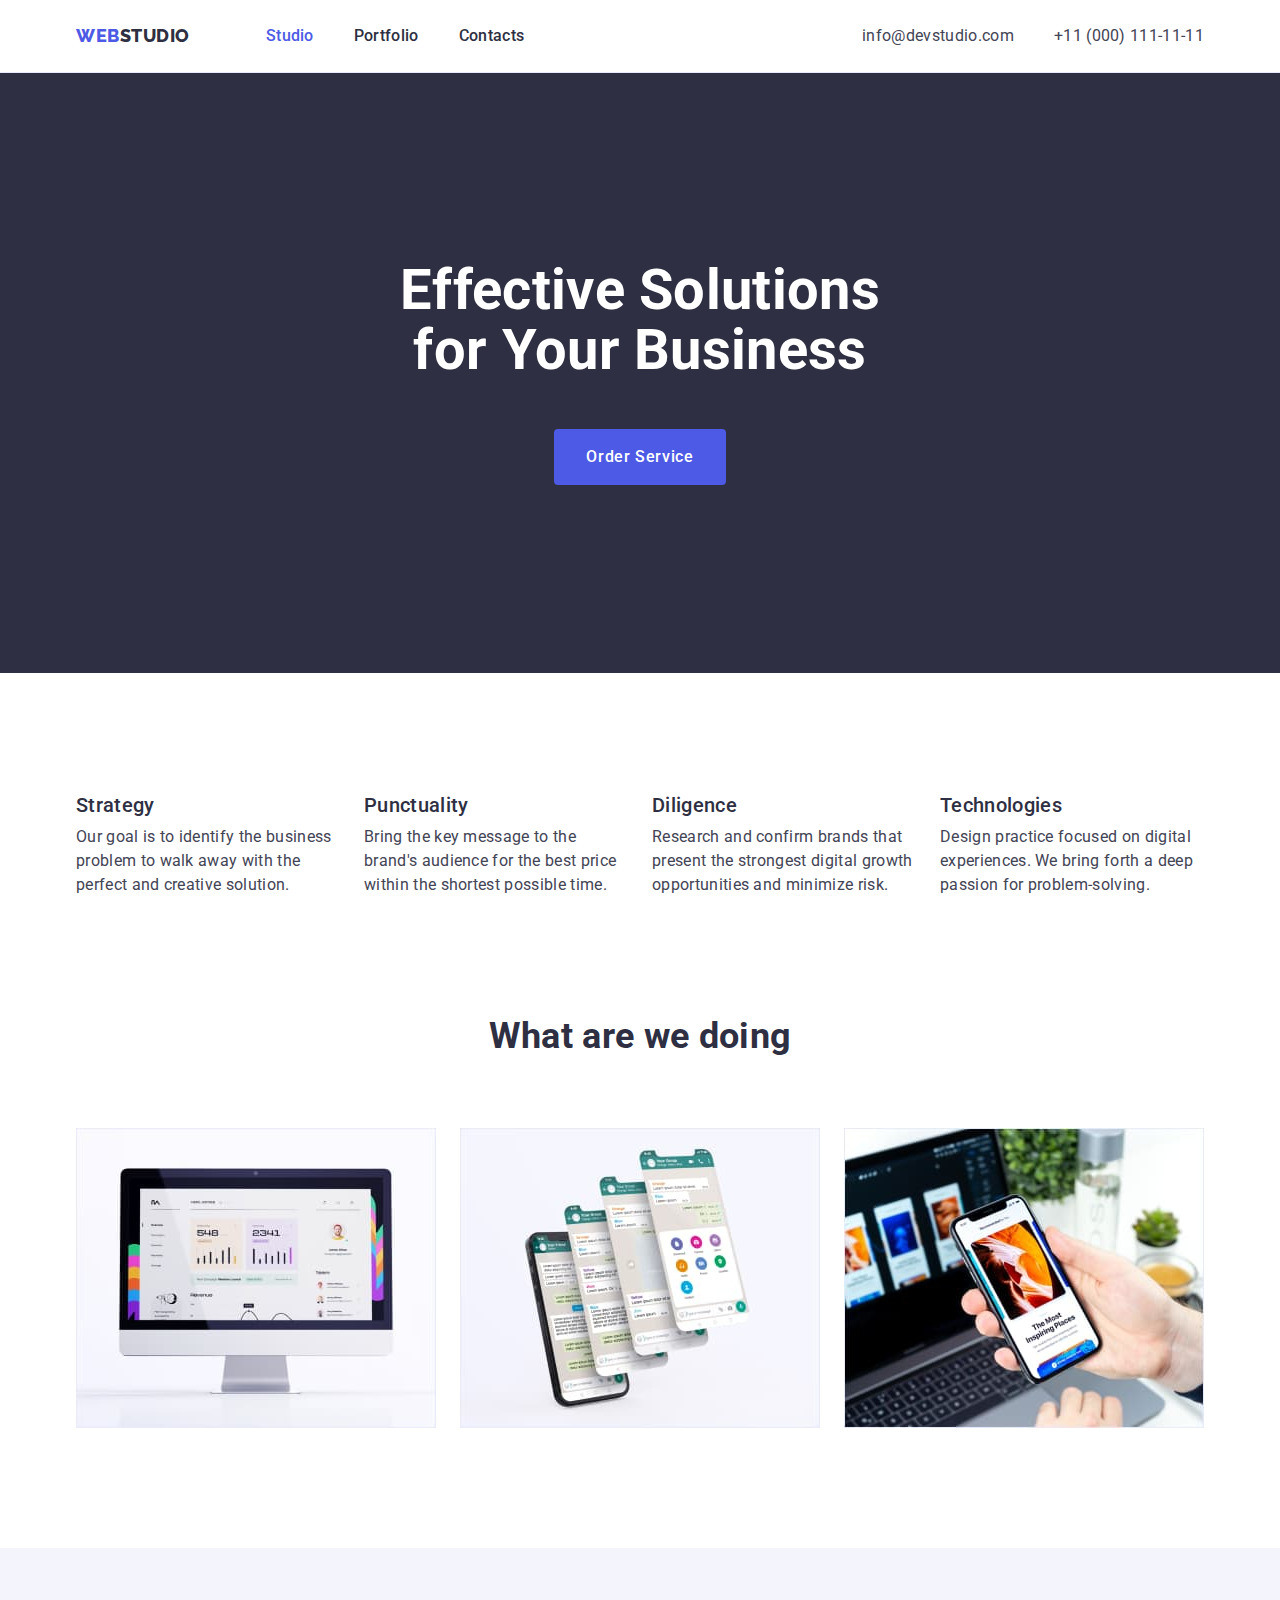
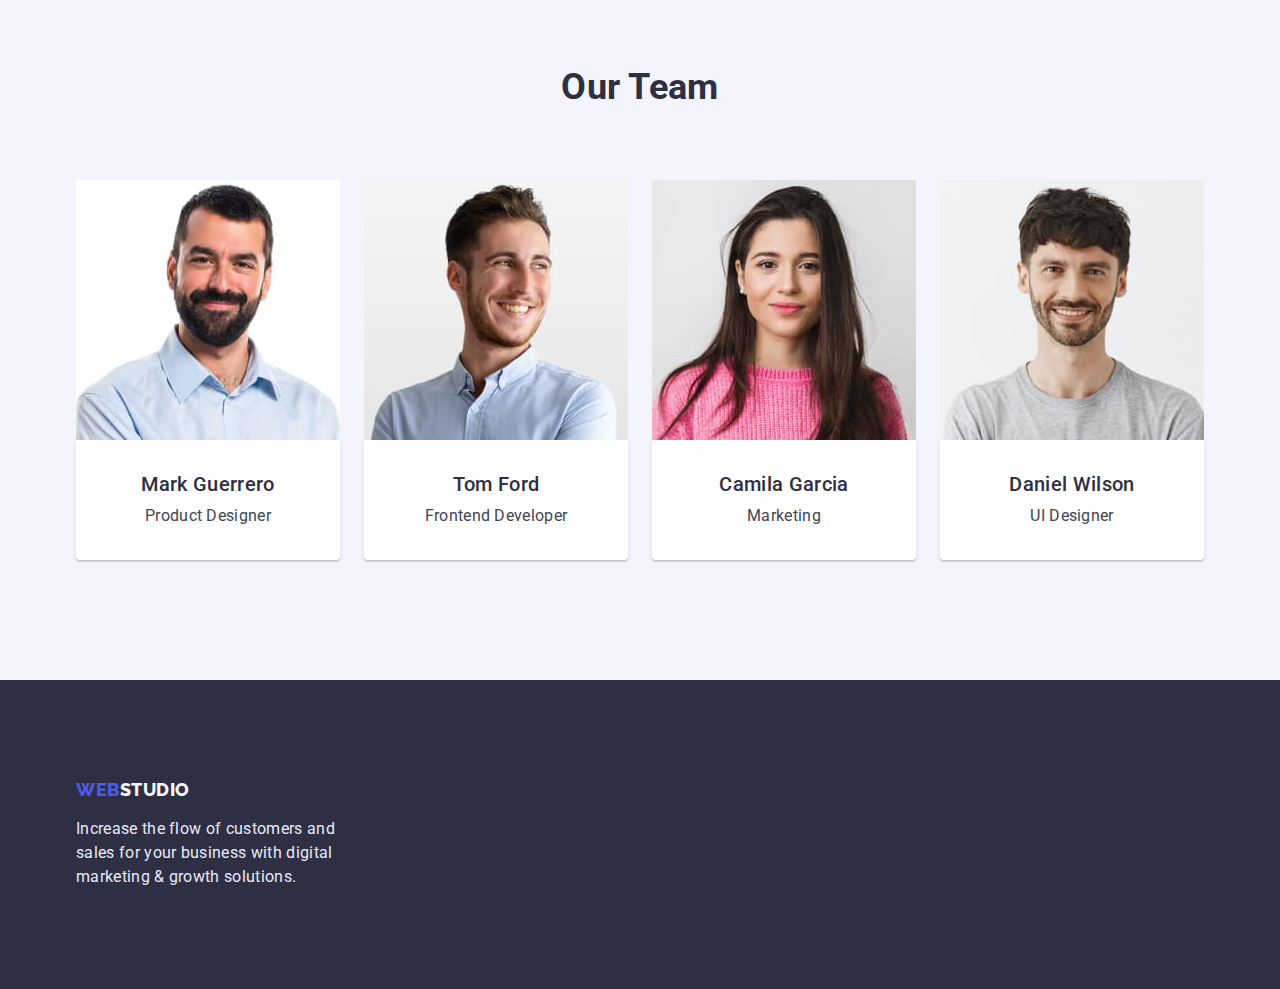
<file: index.html>
<!DOCTYPE html>
<html lang="en">
  <head>
    <meta charset="UTF-8" />
    <meta http-equiv="X-UA-Compatible" content="IE=edge" />
    <meta name="viewport" content="width=device-width, initial-scale=1.0" />
    <title>Document</title>
    <link href="https://fonts.googleapis.com/css2?family=Raleway:wght@800&family=Roboto:wght@400;500;700;900&display=swap" rel="stylesheet">
    <link rel="stylesheet" href="https://cdnjs.cloudflare.com/ajax/libs/modern-normalize/1.1.0/modern-normalize.min.css">
    <link rel="stylesheet" href="./css/style.css">
  </head>
  <body>
    
    <header class="icon nav-list">
      <div class="container main-nav">
      <a href="./index.html" class="icon-link"><span>WEB</span>STUDIO</a>
      <nav class="items">
        <ul class="site-nav list">
          <li class="item"><a href="" class="link current">Studio</a></li>
          <li class="item"><a href="./portfolio.html">Portfolio</a></li>
          <li class="item"><a href="">Contacts</a></li>
        </ul>
      </nav>
      <address class="items-nav">
        <ul class="auth-nav list">
          <li class="item"><a href="email:info@devstudio.com">info@devstudio.com</a></li>
          <li class="item"><a href="tel:+11(000)1111111">+11 (000) 111-11-11</a></li>
        </ul>
      </address>
      </div> 
    </header>
    

    <main>
      <section class="hero words">
        <div class="container">
        <h1 class="hero-title">
          Effective Solutions for Your Business
        </h1>
        <button type="button" class="button">Order Service</button>
        </div>
      </section>

      <section class=" section title">
        <div class="container">
        <h2 class="headline">Stages of development</h2>
        <ul class="section-text">
          <li class="item">
            <h3 class="section-title">Strategy</h3>
            <p class="text">
              Our goal is to identify the business problem to walk away with the
              perfect and creative solution.
            </p>
          </li>
          <li class="item">
            <h3 class="section-title">Punctuality</h3>
            <p class="text">
              Bring the key message to the brand's audience for the best price
              within the shortest possible time.
            </p>
          </li>
          <li class="item">
            <h3 class="section-title">Diligence</h3>
            <p class="text">
              Research and confirm brands that present the strongest digital
              growth opportunities and minimize risk.
            </p>
          </li>
          <li class="item">
            <h3 class="section-title">Technologies</h3>
            <p class="text">
              Design practice focused on digital experiences. We bring forth a
              deep passion for problem-solving.
            </p>
          </li>
        </ul>
        </div>
      </section>

      <section class="section-caption">
        <div class="container ">
        <h2 class="subtitle">What are we doing</h2>
        <ul class="section-subtitle">
          <li class="pic">
            <img src="./images/forocard1.jpg" 
            alt="To study" 
            width="360" />
          </li>

          <li class="pic">
            <img
              src="./images/fotocard2.jpg"
              alt="Share your impressions"
              width="360"
            />
          </li>

          <li class="pic">
            <img
              src="./images/fotocard3.jpg"
              alt="Look for inspiration for yourself"
              width="360"
            />
          </li>
        </ul>
        </div>
      </section>

      <section class="section title-desc">
        <div class="container">
        <h2 class="subtitle">Our Team</h2>
        <ul class="section-subtitle">
          <li class="item">            
            <img src="./images/pages(1).jpg" alt="first man" width="264" />
            <div class="list-text">
            <h3 class="section-title list">Mark Guerrero</h3>
            <p class="desc">Product Designer</p>
            </div>
          </li>

          <li class="item">
            <img src="./images/pages(2).jpg" alt="second man" width="264" />
            <div class="list-text">
            <h3 class="section-title list">Tom Ford</h3>
            <p class="desc">Frontend Developer</p>
            </div>
          </li>

          <li class="item">            
            <img src="./images/pages(3).jpg" alt="first girl" width="264" />
            <div class="list-text">
            <h3 class="section-title list">Camila Garcia</h3>
            <p class="desc">Marketing</p>
            </div>
          </li>

          <li class="item">            
            <img src="./images/pages(4).jpg" alt="third man" width="264" />
            <div class="list-text">
            <h3 class="section-title list">Daniel Wilson</h3>
            <p class="desc">UI Designer</p>
            </div>
          </li>

        </ul>
        </div>
      </section>
    </main>

    <footer class="footer-content">
      <div class="container content-text">
      <div class="quote-link">
      <a href="./index.html" class="icon-link"><span>WEB</span>STUDIO</a>
      <p class="text">
        Increase the flow of customers and sales for your business with digital
        marketing & growth solutions.
      </p>
      </div>
      </div>
    </footer>

  </body>
</html>
</file>
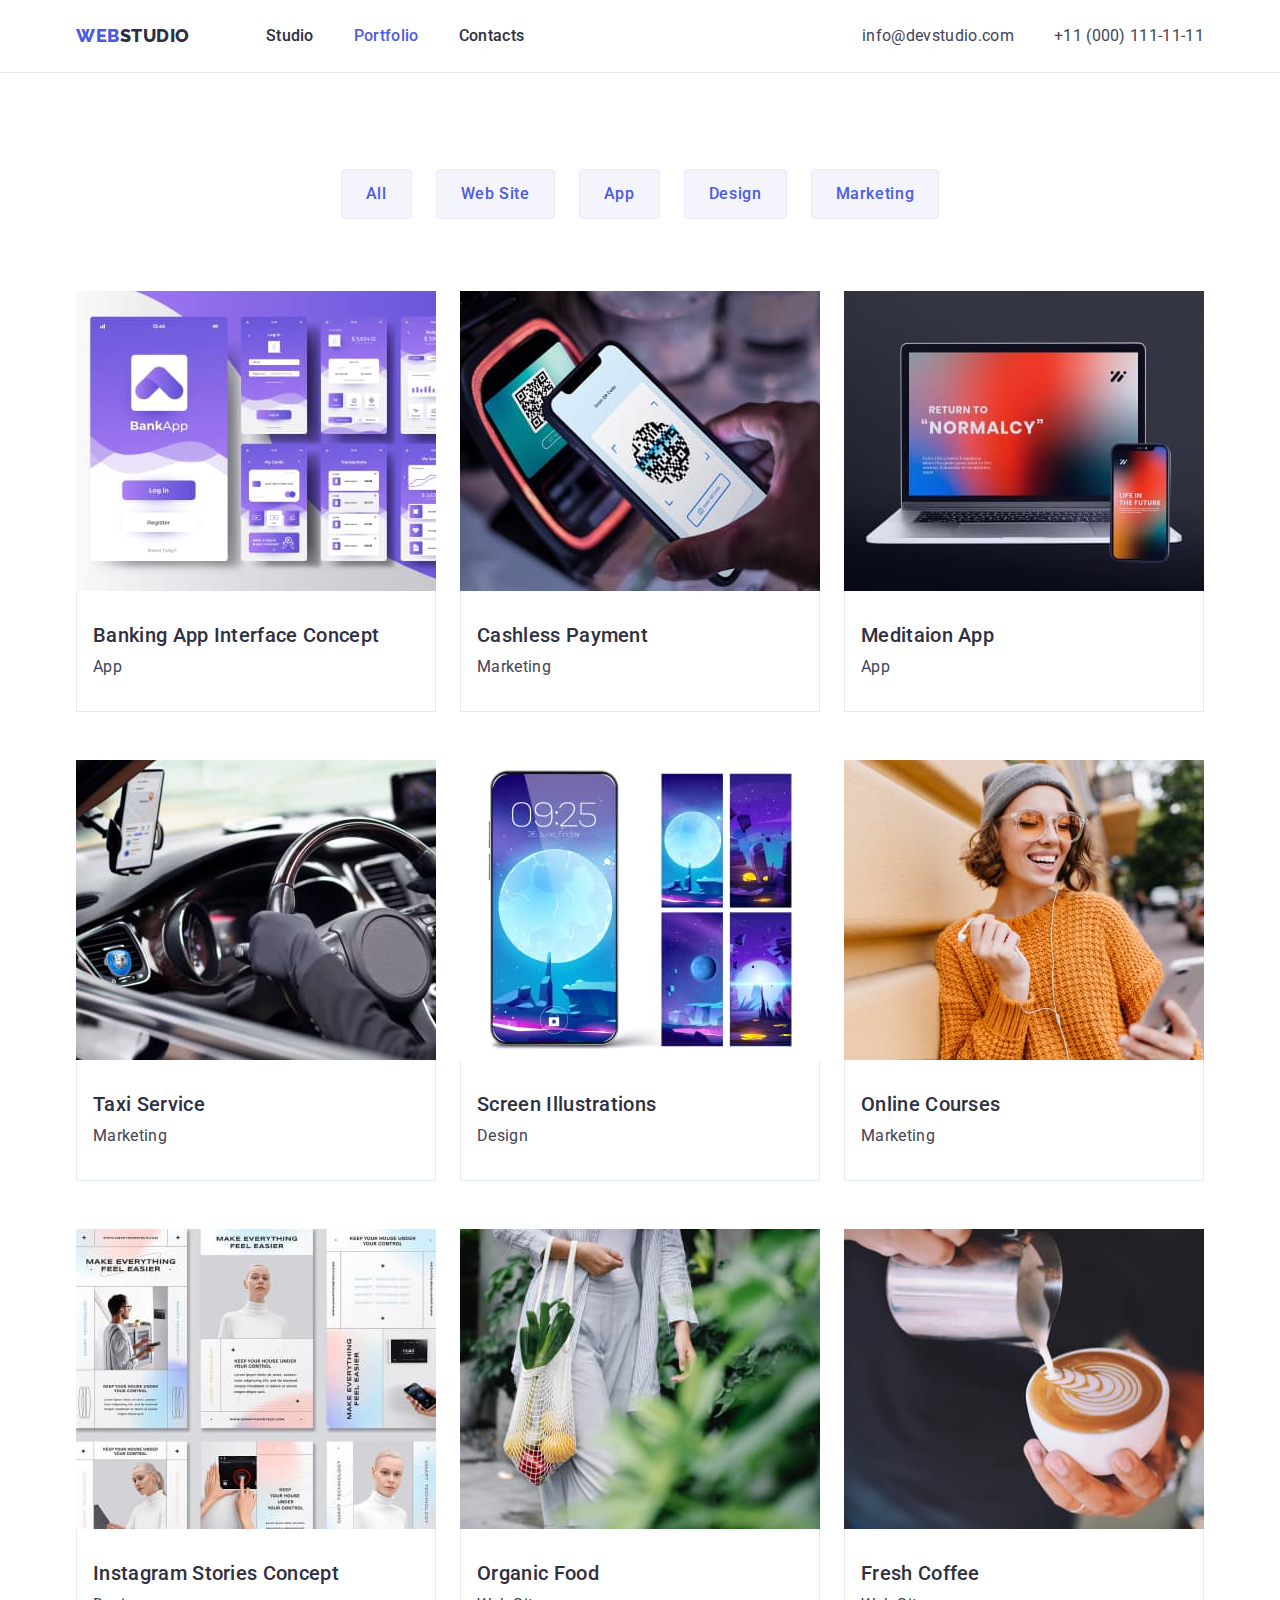
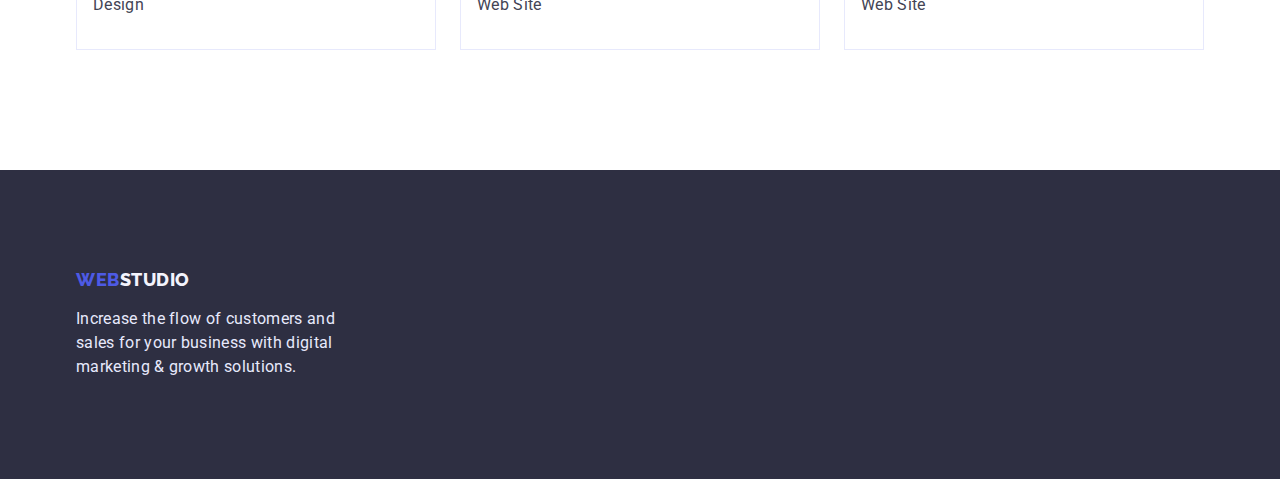
<file: portfolio.html>
<!DOCTYPE html>
<html lang="en">
  <head>
    <meta charset="UTF-8" />
    <meta http-equiv="X-UA-Compatible" content="IE=edge" />
    <meta name="viewport" content="width=device-width, initial-scale=1.0" />
    <title>Document</title>
    <link href="https://fonts.googleapis.com/css2?family=Raleway:wght@800&family=Roboto:wght@400;500;700;900&display=swap" rel="stylesheet">
    <link rel="stylesheet" href="https://cdnjs.cloudflare.com/ajax/libs/modern-normalize/1.1.0/modern-normalize.min.css">
    <link rel="stylesheet" href="./css/style.css">
  </head>
  <body>
    <header class="icon nav-list">
      <div class="container main-nav">
      <a href="./index.html" class="icon-link"><span>WEB</span>STUDIO</a>
      <nav class="items">
        <ul class="site-nav list">
          <li class="item"><a href="./index.html">Studio</a></li>
          <li class="item"><a href="./portfolio.html" class="link current">Portfolio</a></li>
          <li class="item"><a href="">Contacts</a></li>
        </ul>
      </nav>
      <address class="items-nav">
        <ul class="auth-nav list">
          <li class="item"><a href="email:info@devstudio.com">info@devstudio.com</a></li>
          <li class="item"><a href="tel:+11(000)1111111">+11 (000) 111-11-11</a></li>
        </ul>
      </address>
      </div>
    </header>



       <main>
      <section class="item-nav">
        <div class="container">
        <h1 class="title headline">examples</h1>
        <ul class="group-button">
          <li class="btn"><button type="button" class="btn-group">All</button></li>
          <li class="btn"><button type="button" class="btn-group">Web Site</button></li>
          <li class="btn"><button type="button" class="btn-group">App</button></li>
          <li class="btn"><button type="button" class="btn-group">Design</button></li>
          <li class="btn"><button type="button" class="btn-group">Marketing</button></li>
        </ul>
        <ul class="gallery">
          <li class="item-picture">
            <img src="./images/example1.jpg" alt="Banking App" width="360" />
            <div class="item-text">
            <h2 class="gallery-title">Banking App Interface Concept</h2>
            <p>App</p>
            </div>
          </li>
          <li class="item-picture">
            <img src="./images/example2.jpg" alt="Cashless Payment" width="360" />
            <div class="item-text">
            <h2 class="gallery-title">Cashless Payment</h2>
            <p>Marketing</p>
            </div>
          </li>
          <li class="item-picture">
            <img src="./images/example3.jpg" alt="Meditation App" width="360" />
            <div class="item-text">
            <h2 class="gallery-title">Meditaion App</h2>
            <p>App</p>
            </div>
          </li>
          <li class="item-picture">
            <img src="./images/example4.jpg" alt="Taxi Service" width="360" />
            <div class="item-text">
            <h2 class="gallery-title">Taxi Service</h2>
            <p>Marketing</p>
            </div>
          </li>
          <li class="item-picture">
            <img src="./images/example5.jpg" alt="Screen Illustrations" width="360" />
            <div class="item-text">
            <h2 class="gallery-title">Screen Illustrations</h2>
            <p>Design</p>
            </div>
          </li>
          <li class="item-picture">
            <img src="./images/example6.jpg" alt="Online Courses" width="360" />
            <div class="item-text">
            <h2 class="gallery-title">Online Courses</h2>
            <p>Marketing</p>
            </div>
          </li>
          <li class="item-picture">
            <img src="./images/example7.jpg" alt="Instagram Stories Concept" width="360" />
            <div class="item-text">
            <h2 class="gallery-title">Instagram Stories Concept</h2>
            <p>Design</p>
            </div>
          </li>
          <li class="item-picture">
            <img src="./images/example8.jpg" alt="Organic Food" width="360" />
            <div class="item-text">
            <h2 class="gallery-title">Organic Food</h2>
            <p>Web Site</p>
            </div>
          </li>
          <li class="item-picture">
            <img src="./images/example9.jpg" alt="Fresh Coffee" width="360" />
            <div class="item-text">
            <h2 class="gallery-title">Fresh Coffee</h2>
            <p>Web Site</p>
            </div>
          </li>
        </ul>
        </div>
      </section>
    </main>


    <footer class="footer-content">
      <div class="container content-text">
        <div class="quote-link">
      <a href="./index.html" class="icon-link"><span>WEB</span>STUDIO</a>
      <p class="text">
        Increase the flow of customers and sales for your business with digital
        marketing & growth solutions.
      </p>
        </div>
    </div>
    </footer>
    </body>
  </html>
</file>
<file: css/style.css>
/* файл index.html */
:root {
    --brand-color: #2E2F42;
    --main-color-text: #434455;
    --accent-color: #4D5AE5;
    --white-color: #FFFFFF;
    --secondary-background-color: #F4F4FD;
    --secondary-color-text: #E7E9FC;
    --color-hover: #404BBF;
}
body {
    background-color: var(--white-color);
    color:  var(--main-color-text);
    font-family: Roboto, sans-serif;
    letter-spacing: 0.02em;
}
ul {
    margin: 0;
    padding: 0;
    list-style: none;
}
.container {
    width: 1158px;
    margin: 0 auto;
    padding: 0 15px;
}
h1,h2,h3 {
    margin-top: 0;
    margin-bottom: 0;
}

/* logo */
.icon a {
    color: var(--brand-color);
    text-decoration: none;
    line-height: 1.33;
}
.icon a:hover, .icon a:focus {
    color: var(--color-hover);
   }
.main-nav{
    
    display: flex;
    align-items: center;
}
.icon-link {
    color: var(--accent-color);
    font-family: Raleway, sans-serif;
    font-weight: 800;
    font-size: 18px;
    letter-spacing: 0.03em;
}
span {
    color: var(--accent-color);
}
/* Ефект поточної сторінки */
.site-nav .link.current {
    color: var(--accent-color);
}
/* hero */
.words {
    padding: 188px 0;
    text-align: center;
    background-color: var(--brand-color);
}
.hero-title {
    width: 496px;
    margin-bottom: 48px;
    margin-left: auto;
    margin-right: auto;

    color: var(--white-color);
    font-size: 56px;
    line-height: 1.07;   
}
.button {
    
    border-radius: 4px;
    padding: 16px 32px;
    min-width: 169px;

    background-color: var(--accent-color);
    color: var(--white-color);
    font-family: inherit;
    font-weight: 500;
    font-size: 16px;
    line-height: 1.5;
    letter-spacing: 0.04em;
    cursor: pointer;
    border: none;
    
}
.button:hover, .button:focus {
    background-color: var(--color-hover);
}

/* site-nav */
.list {
    margin: 0;
    padding: 0;
}
.items {
    margin-left: 76px;
}
.site-nav{
    display: flex;
}
.site-nav a {
    display: block;
    font-weight: 500;
    font-size: 16px;
    line-height: 1.5;
    padding-top: 24px;
    padding-bottom: 24px;
}
.site-nav .item +.item {
    margin-left: 40px;
}

/* auth-nav */
.auth-nav a {
    display: block;
    color: var(--main-color-text);
    font-style: normal;
    font-weight: 400;
    font-size: 16px;
    line-height: 1.5;
    padding-top: 24px;
    padding-bottom: 24px;
}
.items-nav {
    margin-left: auto;
}
.auth-nav {
    display: flex;
}
.auth-nav .item + .item {
    margin-left: 40px;
}

/* section */

.section-title {
    margin-bottom: 8px;
    
    color: var(--brand-color);
    font-weight: 500;
    font-size: 20px;
    line-height: 1.2;
}
.headline {
    display: none;
}
.section-text { 
    display: flex;
}
.section-text .item {
    width: calc((100% - 72px) / 4);
}
.section-text .item + .item {
    margin-left: 24px;
}
.section-caption {
    padding-bottom: 120px;
}

.subtitle {
    margin-bottom: 72px;

    color: var(--brand-color);
    font-size: 36px;
    line-height: 1.1;
    text-align: center;
}
.section-subtitle {
    display: flex;
}
.section-subtitle .pic {
    width: calc((100% - 48px)/ 3);
}
.section-subtitle .pic + .pic {
    margin-left: 24px;
}

.section-subtitle .item {
    width: calc((100% - 72px) / 4);
}
.section-subtitle .item + .item {
    margin-left: 24px;
}
.item .list {
    text-align: center;
}


img {
    display: block;
    max-width: 100%;
    height: auto;
}
.list-text {
    box-shadow: 0px 1px 6px rgba(46, 47, 66, 0.08), 0px 1px 1px rgba(46, 47, 66, 0.16), 0px 2px 1px rgba(46, 47, 66, 0.08);
    border-radius: 0px 0px 4px 4px;
    padding: 32px 0;

    background-color: var(--white-color);
}
.text {
    margin: 0;

    color: var(--main-color-text);
    font-size: 16px;
    line-height: 1.5;
}
.title-desc {

    background-color: var(--secondary-background-color);
}
.section {
    padding: 120px 0;
}
.desc {
    text-align: center;
    margin: 0;

    color: var(--main-color-text);
    font-size: 16px;
    line-height: 1.5;
}

/* footer */

.footer-content {
    padding: 100px 0;
    background-color: var(--brand-color);
}

.footer-content a {
      
    color: var(--secondary-background-color);
    line-height: 1.16;
    text-decoration: none;
}
.footer-content .text {      
    margin-top: 16px;
    color: var(--secondary-color-text);  
}

.quote-link {
    width: 264px;
}




/* portfolio.html */
/* --brand-color: #2E2F42;
    --main-color-text: #434455;
    --accent-color: #4D5AE5;
    --white-color: #FFFFFF;
    --secondary-background-color: #F4F4FD;
    --secondary-color-text: #E7E9FC;
    --color-hover: #404BBF; */

/* header */

.nav-list {
    border-bottom: 1px solid var(--secondary-color-text);
}



/* button */
.item-nav {
    padding-top: 96px;
    padding-bottom: 120px;
    
}
.btn-group {
    padding: 12px 24px;
    
    background-color: var(--secondary-background-color);
    color: var(--accent-color);
    font-family: Roboto, sans-serif;
    font-weight: 500;
    font-size: 16px;
    line-height: 1.5;
    letter-spacing: 0.04em;
    cursor: pointer;
    border-radius: 4px;
    border: 1px solid var(--secondary-color-text);
}
.btn-group:hover, .btn-group:focus {
    background-color: var(--color-hover);
    color: var(--white-color);  
}
.group-button .btn + .btn {
    margin-left: 24px;
}
.group-button {
    margin-bottom: 72px;
    display: flex;
    justify-content: center;

}
.gallery {
    display: flex;
    flex-wrap: wrap;
    
}
.gallery .item-picture {   
    margin-bottom: 48px;
}
.gallery-title {
    margin-bottom: 8px;
   
    color: var(--brand-color);
    font-weight: 500;
    font-size: 20px;
    line-height: 1.2;
}
.gallery p {
    
    margin: 0;
    font-weight: 400;
    font-size: 16px;
    line-height: 1.5;
}

.item-picture {
    width: calc((100% - 48px)/ 3);
    margin-right: 24px;
}
.item-picture:nth-child(3n) {
    margin-right: 0;
}
.item-picture:nth-last-child(-n+3){
    margin-bottom: 0 ;
}
.item-text {
    border: 1px solid var(--secondary-color-text);
    border-top: none;
    padding: 32px 0 32px 16px;

}
</file>
